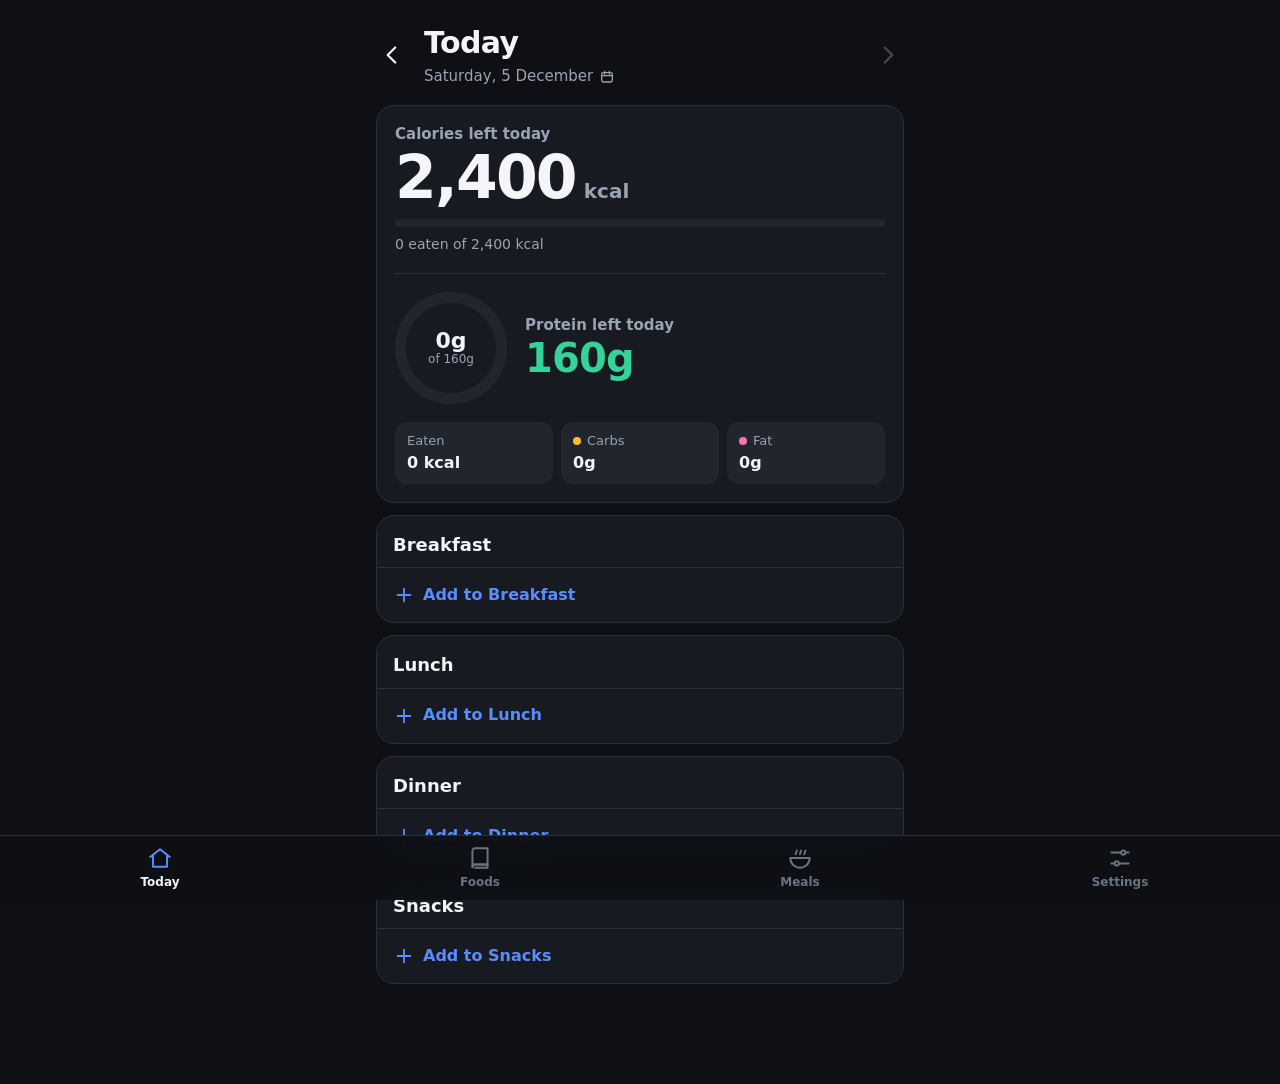
<file: index.html>
<!doctype html>
<html lang="en-IE">
<head>
  <meta charset="utf-8">
  <!-- viewport-fit=cover lets the app draw under the iPhone notch/home bar; we pad with safe-area insets in CSS. -->
  <!-- interactive-widget: on Android, the on-screen keyboard resizes the page instead of covering it. -->
  <meta name="viewport" content="width=device-width, initial-scale=1, viewport-fit=cover, interactive-widget=resizes-content">
  <title>Recomp</title>
  <meta name="description" content="A fast, offline, ad-free calorie and protein tracker built for body recomposition.">

  <!-- PWA / install metadata -->
  <link rel="manifest" href="manifest.webmanifest">
  <meta name="theme-color" content="#0e1014">
  <meta name="color-scheme" content="dark">
  <link rel="icon" href="icons/icon.svg" type="image/svg+xml">
  <link rel="apple-touch-icon" href="icons/apple-touch-icon.png">
  <!-- iOS Safari still reads these when the app is added to the home screen. -->
  <meta name="mobile-web-app-capable" content="yes">
  <meta name="apple-mobile-web-app-capable" content="yes">
  <meta name="apple-mobile-web-app-status-bar-style" content="black-translucent">
  <meta name="apple-mobile-web-app-title" content="Recomp">

  <link rel="stylesheet" href="css/tokens.css">
  <link rel="stylesheet" href="css/app.css">
  <script type="module" src="js/main.js"></script>
</head>
<body>
  <!-- Screens are rendered into #screen by js/router.js -->
  <main id="screen" class="screen" tabindex="-1"></main>

  <!-- Bottom navigation: thumb-reachable, always visible. -->
  <nav class="tabbar" aria-label="Main">
    <a href="#/today" data-tab="today">
      <svg viewBox="0 0 24 24" aria-hidden="true"><path d="M3 11l9-7 9 7"/><path d="M5.5 9.5V20h13V9.5"/></svg>
      <span>Today</span>
    </a>
    <a href="#/foods" data-tab="foods">
      <svg viewBox="0 0 24 24" aria-hidden="true"><path d="M5 5.5A2.5 2.5 0 0 1 7.5 3H19v15H7.5A2.5 2.5 0 0 0 5 20.5z"/><path d="M5 20.5A2.5 2.5 0 0 1 7.5 18H19v3H7.5"/></svg>
      <span>Foods</span>
    </a>
    <a href="#/meals" data-tab="meals">
      <svg viewBox="0 0 24 24" aria-hidden="true"><path d="M3 12h18a9 9 0 0 1-18 0z"/><path d="M8 8.5c0-1.5 1-2 1-3.5M12 8.5c0-1.5 1-2 1-3.5M16 8.5c0-1.5 1-2 1-3.5"/></svg>
      <span>Meals</span>
    </a>
    <a href="#/settings" data-tab="settings">
      <svg viewBox="0 0 24 24" aria-hidden="true"><path d="M4 7h9M17 7h3M4 17h3M11 17h9"/><circle cx="15" cy="7" r="2"/><circle cx="9" cy="17" r="2"/></svg>
      <span>Settings</span>
    </a>
  </nav>

  <div id="toast-root" aria-live="polite"></div>

  <noscript><p class="noscript">Recomp needs JavaScript enabled to run.</p></noscript>
</body>
</html>
</file>
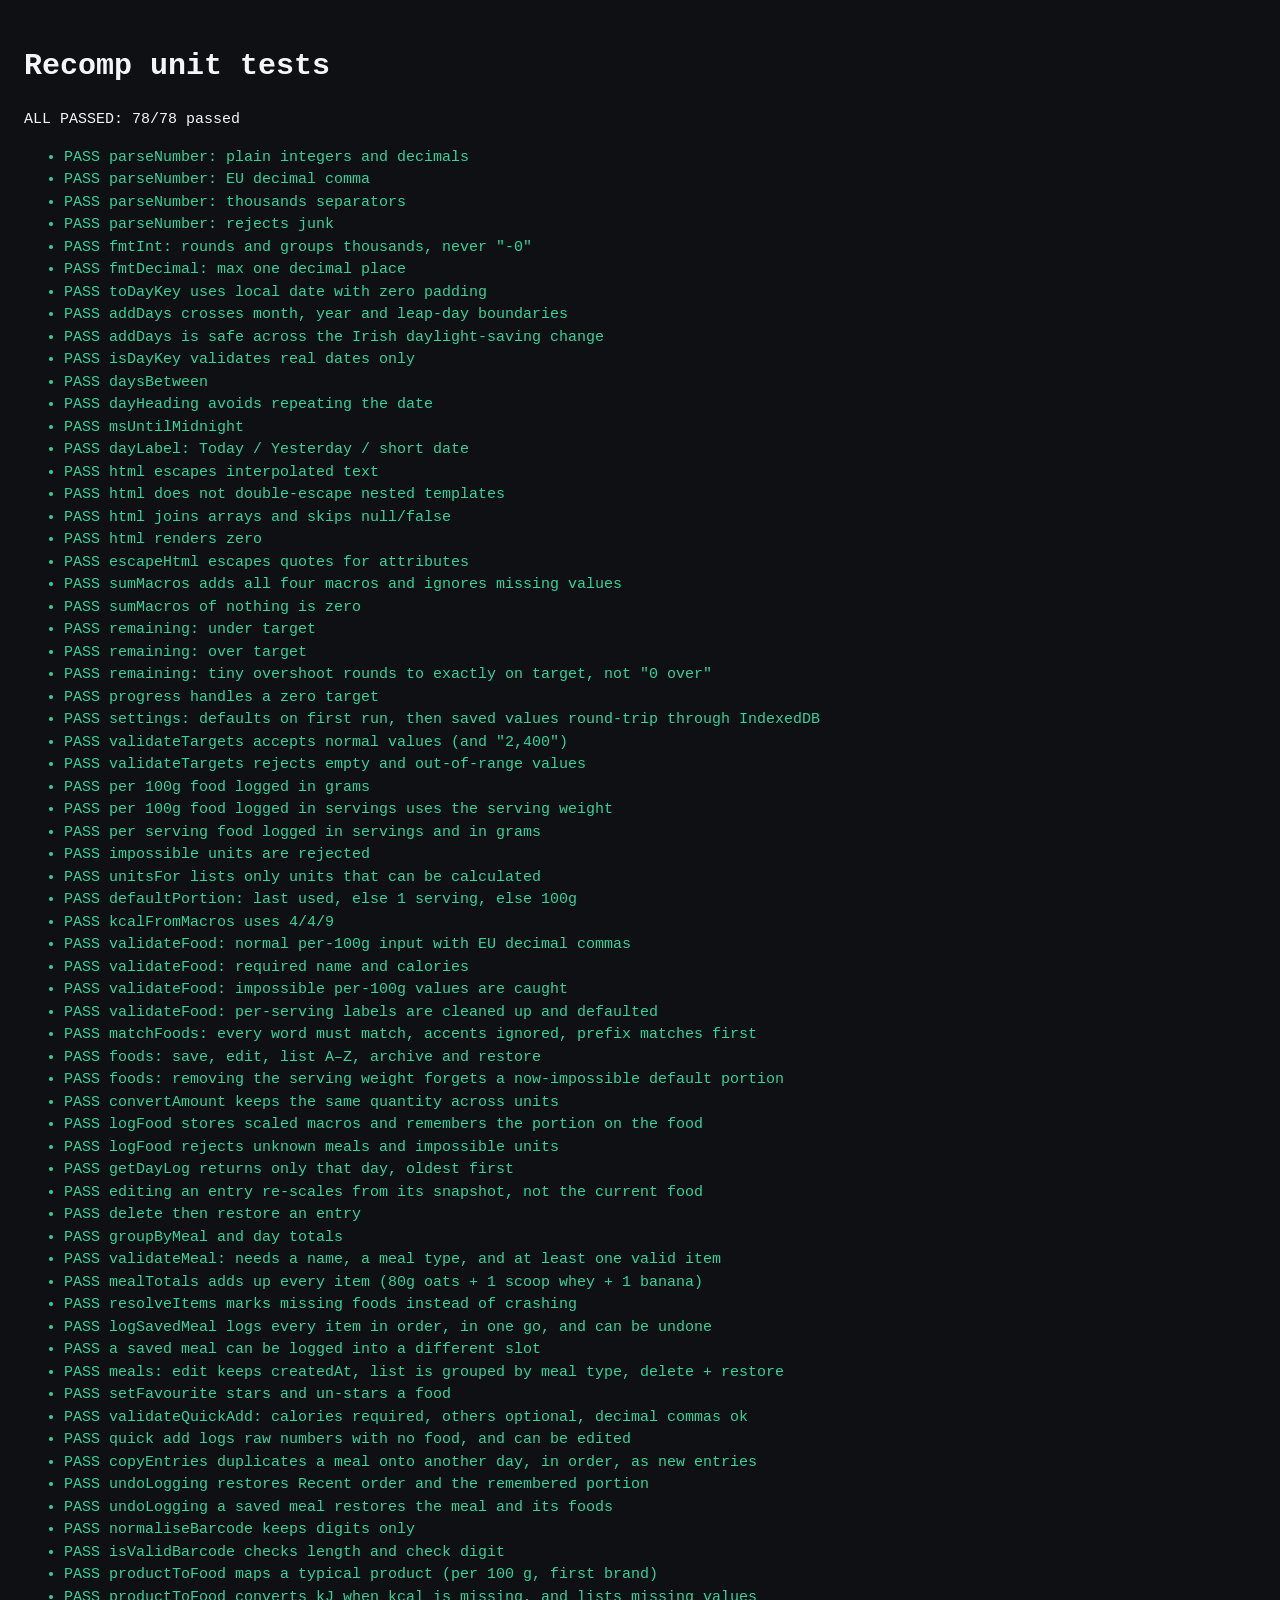
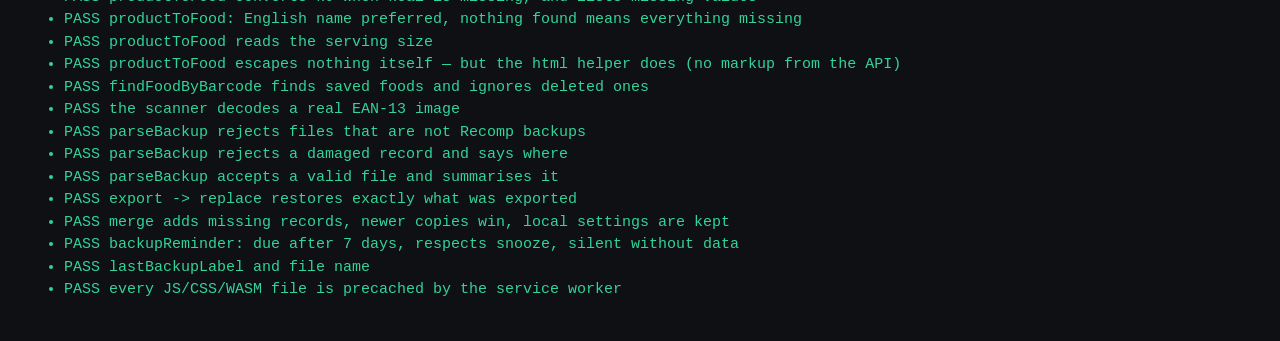
<file: tests/index.html>
<!doctype html>
<html lang="en">
<head>
  <meta charset="utf-8">
  <meta name="viewport" content="width=device-width, initial-scale=1">
  <title>Recomp tests</title>
  <style>
    body { font: 15px/1.5 ui-monospace, Consolas, monospace; background: #0e1014; color: #f3f5f8; padding: 16px; }
    .pass { color: #34d399; }
    .fail { color: #f87171; }
  </style>
</head>
<body>
  <h1>Recomp unit tests</h1>
  <p id="summary">Running…</p>
  <ul id="results"></ul>
  <script type="module" src="run.js"></script>
</body>
</html>
</file>
<file: css/tokens.css>
/*
 * Design tokens. Every colour, size and radius in the app comes from here,
 * so the whole look can be retuned (or a light theme added) in one place.
 */
:root {
  color-scheme: dark;

  /* Surfaces */
  --bg: #0e1014;
  --surface: #171a21;
  --surface-2: #21252e;
  --border: #2a2f3a;

  /* Text */
  --text: #f3f5f8;
  --text-muted: #9aa3b2;
  --text-faint: #6b7380;

  /* Meaning */
  --accent: #5b8cff;       /* primary actions */
  --accent-pressed: #4a78e6;
  --kcal: #5b8cff;
  --protein: #34d399;
  --carbs: #fbbf24;
  --fat: #f472b6;
  --warn: #fb923c;         /* over the calorie target */
  --danger: #f87171;       /* destructive actions, errors */

  /* Shape & spacing */
  --radius: 18px;
  --radius-sm: 12px;
  --gutter: 16px;
  --tap: 48px;             /* minimum tap target (WCAG / platform guidance) */
  --tabbar-h: 64px;
  --safe-top: env(safe-area-inset-top, 0px);
  --safe-bottom: env(safe-area-inset-bottom, 0px);

  /* Type */
  --font: system-ui, -apple-system, "Segoe UI", Roboto, "Helvetica Neue", sans-serif;
}
</file>
<file: css/app.css>
/*
 * App styles. Mobile-first: everything is designed for a phone held in one hand,
 * then simply centred with a max width on larger screens.
 */

/* ---------- Base ---------- */
*, *::before, *::after { box-sizing: border-box; }

html {
  -webkit-text-size-adjust: 100%;
  /* Stops the browser turning horizontal swipes into back/forward navigation;
     the Today screen uses horizontal swipes to change day. */
  overscroll-behavior-x: none;
}

body {
  margin: 0;
  background: var(--bg);
  color: var(--text);
  font: 16px/1.4 var(--font);
  -webkit-font-smoothing: antialiased;
  -webkit-tap-highlight-color: transparent;
  overscroll-behavior: none;
}

button, input, select, textarea { font: inherit; color: inherit; }
button { cursor: pointer; }
h1, h2, h3, p { margin: 0; }

:focus-visible { outline: 2px solid var(--accent); outline-offset: 2px; }

.muted { color: var(--text-muted); }
.small { font-size: 14px; }
.noscript { padding: 24px; }

/* ---------- Layout ---------- */
.screen {
  overflow-x: clip; /* never let one wide element cause sideways scrolling */
  max-width: 560px;
  min-height: 100dvh;
  margin: 0 auto;
  padding: calc(var(--safe-top) + 12px) var(--gutter) calc(var(--tabbar-h) + var(--safe-bottom) + 24px);
}
.screen:focus { outline: none; }

.view-header {
  display: flex;
  align-items: flex-end;
  justify-content: space-between;
  gap: 12px;
  margin: 8px 0 16px;
}
.view-title { font-size: 30px; font-weight: 800; letter-spacing: -0.02em; }
.view-subtitle { color: var(--text-muted); font-size: 15px; margin-top: 2px; }

.card {
  background: var(--surface);
  border: 1px solid var(--border);
  border-radius: var(--radius);
  padding: 18px;
  margin-bottom: 12px;
}
.card__title { font-size: 17px; font-weight: 700; margin-bottom: 14px; }

.empty { text-align: center; color: var(--text-muted); padding: 40px 8px; }
.empty__title { font-size: 20px; font-weight: 700; color: var(--text); margin-bottom: 6px; }
.empty__actions { display: grid; gap: 10px; margin: 24px 0 12px; }

.mt { margin-top: 10px; }
.text-protein { color: var(--protein); font-weight: 650; }

/* Hidden but still usable by scripts (e.g. the native date input behind the day picker). */
.visually-hidden {
  position: absolute;
  width: 1px;
  height: 1px;
  overflow: hidden;
  clip-path: inset(50%);
  white-space: nowrap;
}

/* Today header: ‹ [day label] [Today] › */
.day-nav {
  position: relative;
  display: flex;
  align-items: center;
  gap: 4px;
  margin: 8px -8px 16px;
}
.day-nav__label {
  display: grid;
  flex: 1;
  min-width: 0;
  padding: 2px 4px;
  background: none;
  border: 0;
  border-radius: var(--radius-sm);
  text-align: left;
}
.day-nav__label:active { background: var(--surface-2); }
.day-nav__label .view-title { overflow: hidden; text-overflow: ellipsis; white-space: nowrap; }
.day-nav__label .view-subtitle { display: flex; align-items: center; gap: 6px; white-space: nowrap; }
.day-nav__label .icon { width: 16px; height: 16px; }
.day-nav__today { min-height: 36px; padding: 0 14px; font-size: 14px; }
.icon-btn:disabled { opacity: 0.25; }
.view-header--sub { justify-content: flex-start; align-items: center; margin-left: -8px; }
.view-title--sub { font-size: 22px; }

.icon { width: 22px; height: 22px; fill: none; stroke: currentColor; stroke-width: 2; stroke-linecap: round; stroke-linejoin: round; flex: none; }
.icon-btn {
  display: inline-grid;
  place-items: center;
  width: var(--tap);
  height: var(--tap);
  padding: 0;
  background: none;
  border: 0;
  border-radius: 50%;
  color: var(--text);
}
.icon-btn:active { background: var(--surface-2); }
.icon-btn .icon { width: 26px; height: 26px; }

/* ---------- Search ---------- */
.search {
  position: sticky;
  top: calc(var(--safe-top) + 8px);
  z-index: 5;
  display: flex;
  align-items: center;
  gap: 10px;
  min-height: 52px;
  padding: 0 14px;
  margin-bottom: 12px;
  background: var(--surface-2);
  border: 1px solid var(--border);
  border-radius: var(--radius-sm);
  color: var(--text-muted);
  box-shadow: 0 -12px 0 var(--bg); /* hides content scrolling under the gap above */
}
.search:focus-within { border-color: var(--accent); }
.search input { flex: 1; min-width: 0; height: 50px; background: none; border: 0; outline: none; font-size: 17px; color: var(--text); }
.search input::-webkit-search-cancel-button { filter: invert(0.7); }

/* ---------- Lists ---------- */
.list { list-style: none; margin: 0; padding: 0; background: var(--surface); border: 1px solid var(--border); border-radius: var(--radius); overflow: hidden; }
.list > li + li { border-top: 1px solid var(--border); }
.list__empty { padding: 20px 16px; color: var(--text-muted); }
.list__empty a { color: var(--accent); font-weight: 600; }

.row {
  display: flex;
  align-items: center;
  gap: 12px;
  min-height: 64px;
  padding: 10px 16px;
  color: inherit;
  text-decoration: none;
}
.row:active { background: var(--surface-2); }
.row__main { display: grid; gap: 2px; flex: 1; min-width: 0; }
.row__title { font-weight: 650; overflow: hidden; text-overflow: ellipsis; white-space: nowrap; }
.row__meta { font-size: 13px; color: var(--text-muted); overflow: hidden; text-overflow: ellipsis; white-space: nowrap; }
.row__side { display: grid; justify-items: end; line-height: 1.15; font-variant-numeric: tabular-nums; }
.row__side small { font-size: 12px; color: var(--text-muted); }

/* ---------- Segmented control (styled radio buttons) ---------- */
.segmented {
  display: grid;
  grid-auto-flow: column;
  grid-auto-columns: 1fr;
  gap: 4px;
  padding: 4px;
  margin-bottom: 18px;
  background: var(--surface-2);
  border-radius: var(--radius-sm);
}
.segmented input { position: absolute; opacity: 0; pointer-events: none; }
.segmented span {
  display: grid;
  place-items: center;
  min-height: 44px;
  padding: 0 8px;
  border-radius: 9px;
  color: var(--text-muted);
  font-weight: 650;
  font-size: 15px;
  text-align: center;
  transition: background-color 0.15s ease, color 0.15s ease;
}
.segmented input:checked + span { background: var(--accent); color: #fff; }
.segmented input:focus-visible + span { outline: 2px solid var(--accent); outline-offset: 2px; }

.grid-2 { display: grid; grid-template-columns: minmax(0, 1fr) minmax(0, 1fr); gap: 0 12px; }

.notice {
  margin-top: 2px;
  padding: 10px 12px;
  border-radius: var(--radius-sm);
  background: rgba(251, 146, 60, 0.12);
  color: var(--warn);
  font-size: 14px;
}
.notice[hidden] { display: none; }

/* ---------- "Check the maths" calculator ---------- */
.calc { display: grid; grid-template-columns: minmax(0, 1fr) minmax(0, 1.4fr); gap: 10px; }
.input-wrap select {
  flex: 1;
  min-width: 0;
  height: 52px;
  background: none;
  border: 0;
  outline: none;
  font-size: 17px;
  color: var(--text);
}
.input-wrap select option { background: var(--surface-2); }
.calc__result { margin-top: 12px; line-height: 1.6; color: var(--text-muted); }
.calc__result b { color: var(--text); }
.calc__result .text-protein { color: var(--protein); }
.calc__portion { display: block; color: var(--text-muted); }

/* ---------- Bottom navigation ---------- */
.tabbar {
  position: fixed;
  inset: auto 0 0 0;
  z-index: 20;
  display: grid;
  grid-template-columns: repeat(4, 1fr);
  padding-bottom: var(--safe-bottom);
  background: rgba(14, 16, 20, 0.92);
  -webkit-backdrop-filter: blur(14px);
  backdrop-filter: blur(14px);
  border-top: 1px solid var(--border);
}
.tabbar a {
  display: flex;
  flex-direction: column;
  align-items: center;
  justify-content: center;
  gap: 3px;
  min-height: var(--tabbar-h);
  color: var(--text-faint);
  font-size: 12px;
  font-weight: 600;
  text-decoration: none;
}
.tabbar a[aria-current="page"] { color: var(--text); }
.tabbar a[aria-current="page"] svg { stroke: var(--accent); }
.tabbar svg {
  width: 26px;
  height: 26px;
  fill: none;
  stroke: currentColor;
  stroke-width: 1.8;
  stroke-linecap: round;
  stroke-linejoin: round;
}

/* ---------- Buttons ---------- */
.btn {
  display: inline-flex;
  align-items: center;
  justify-content: center;
  gap: 8px;
  min-height: var(--tap);
  padding: 0 20px;
  border: 0;
  border-radius: var(--radius-sm);
  background: var(--surface-2);
  color: var(--text);
  font-weight: 650;
  text-decoration: none;
  transition: transform 0.08s ease, background-color 0.15s ease;
}
.btn:active { transform: scale(0.98); }
.btn--primary { background: var(--accent); color: #fff; }
.btn--primary:active { background: var(--accent-pressed); }
.btn--danger { background: transparent; color: var(--danger); border: 1px solid var(--border); }
.btn--block { width: 100%; min-height: 52px; font-size: 17px; }
.btn--pill { min-height: 44px; padding: 0 16px 0 12px; border-radius: 999px; }
.btn .icon { width: 20px; height: 20px; }

/* ---------- Form fields ---------- */
.field { display: grid; gap: 6px; min-width: 0; margin-bottom: 14px; }
.field__label { font-size: 14px; font-weight: 600; color: var(--text-muted); }
.field__hint { font-size: 13px; color: var(--text-faint); }
.field__error { font-size: 14px; color: var(--danger); }
.field__error:empty { display: none; }
.form-note { margin: -2px 0 18px; font-size: 14px; color: var(--text-muted); }

.input-wrap {
  display: flex;
  align-items: center;
  gap: 8px;
  min-width: 0;
  min-height: 54px;
  padding: 0 14px;
  background: var(--surface-2);
  border: 1px solid var(--border);
  border-radius: var(--radius-sm);
  transition: border-color 0.15s ease;
}
.input-wrap:focus-within { border-color: var(--accent); }
.input-wrap.is-invalid { border-color: var(--danger); }
.input-wrap input {
  flex: 1;
  min-width: 0;
  height: 52px;
  padding: 0;
  background: none;
  border: 0;
  outline: none;
  font-size: 18px; /* >= 16px stops iOS zooming in on focus */
}
.input-wrap__suffix { color: var(--text-muted); font-weight: 600; }

/* ---------- Key/value list ---------- */
.kv { margin: 0; }
.kv > div {
  display: flex;
  justify-content: space-between;
  gap: 12px;
  padding: 12px 0;
  border-top: 1px solid var(--border);
}
.kv > div:first-child { border-top: 0; padding-top: 0; }
.kv dt { color: var(--text-muted); }
.kv dd { margin: 0; font-weight: 600; text-align: right; }

/* ---------- Progress ring & bar ---------- */
.ring { position: relative; flex: none; }
.ring svg { display: block; }
.ring circle { fill: none; }
.ring__track { stroke: var(--surface-2); }
.ring__arc { transition: stroke-dashoffset 0.6s ease; }
.ring__center {
  position: absolute;
  inset: 0;
  display: grid;
  place-content: center;
  text-align: center;
  line-height: 1.1;
}
.ring__value { font-size: 22px; font-weight: 800; font-variant-numeric: tabular-nums; }
.ring__caption { font-size: 12px; color: var(--text-muted); }

.bar { height: 8px; overflow: hidden; background: var(--surface-2); border-radius: 999px; }
.bar__fill { height: 100%; background: var(--kcal); border-radius: inherit; transition: width 0.6s ease; }

/* ---------- Daily summary card ---------- */
.summary__label { font-size: 15px; font-weight: 600; color: var(--text-muted); }
.summary__big {
  display: flex;
  align-items: baseline;
  gap: 8px;
  margin: 2px 0 12px;
  font-size: 60px;
  font-weight: 800;
  line-height: 1;
  letter-spacing: -0.03em;
  font-variant-numeric: tabular-nums;
}
.summary__unit { font-size: 20px; font-weight: 650; letter-spacing: 0; color: var(--text-muted); }
.summary__sub { margin-top: 8px; font-size: 14px; color: var(--text-muted); }
.is-over .summary__label,
.is-over .summary__big,
.is-over .summary__unit { color: var(--warn); }
.is-over .bar__fill { background: var(--warn); }

.summary__protein {
  display: flex;
  align-items: center;
  gap: 18px;
  margin-top: 18px;
  padding-top: 18px;
  border-top: 1px solid var(--border);
}
.summary__protein-left {
  font-size: 40px;
  font-weight: 800;
  line-height: 1.1;
  letter-spacing: -0.02em;
  color: var(--protein);
  font-variant-numeric: tabular-nums;
}

.summary__macros {
  display: grid;
  grid-template-columns: repeat(3, 1fr);
  gap: 8px;
  margin: 18px 0 0;
}
.summary__macros > div { padding: 10px 12px; background: var(--surface-2); border-radius: var(--radius-sm); }
.summary__macros dt { display: flex; align-items: center; gap: 6px; font-size: 13px; color: var(--text-muted); }
.summary__macros dd { margin: 2px 0 0; font-weight: 700; font-variant-numeric: tabular-nums; }

.dot { display: inline-block; width: 8px; height: 8px; border-radius: 50%; }
.dot--carbs { background: var(--carbs); }
.dot--fat { background: var(--fat); }
.dot--protein { background: var(--protein); }

/* ---------- Meal cards (Today) ---------- */
.meal { padding: 0; overflow: hidden; }
.meal__header {
  display: flex;
  align-items: baseline;
  justify-content: space-between;
  gap: 12px;
  padding: 16px 16px 10px;
}
.meal__title { font-size: 18px; font-weight: 750; }
.meal__totals { font-size: 14px; color: var(--text-muted); font-variant-numeric: tabular-nums; white-space: nowrap; }
.meal__entries { list-style: none; margin: 0; padding: 0; border-top: 1px solid var(--border); }
.meal__entries > li + li { border-top: 1px solid var(--border); }
.meal__footer { display: flex; align-items: stretch; border-top: 1px solid var(--border); }
.meal__add, .meal__save {
  display: flex;
  align-items: center;
  gap: 8px;
  min-height: 54px;
  padding: 0 16px;
  color: var(--accent);
  font-weight: 650;
  text-decoration: none;
}
.meal__add { flex: 1; }
.meal__save { color: var(--text-muted); font-size: 14px; font-weight: 600; }
.meal__add:active, .meal__save:active { background: var(--surface-2); }

/* A .row that is a <button> (tap to edit) */
.row--button { width: 100%; background: none; border: 0; text-align: left; }
.row__side small.text-protein { color: var(--protein); }

/* ---------- Food picker (Add screen) ---------- */
.pick { display: flex; align-items: center; transition: background-color 0.3s ease; }
.pick.is-added { background: rgba(52, 211, 153, 0.12); }
.pick__main {
  display: grid;
  gap: 2px;
  flex: 1;
  min-width: 0;
  min-height: 64px;
  padding: 10px 8px 10px 16px;
  background: none;
  border: 0;
  text-align: left;
}
.pick__main:active { background: var(--surface-2); }
.pick__add {
  display: grid;
  place-items: center;
  flex: none;
  width: 48px;
  height: 48px;
  margin-right: 10px;
  padding: 0;
  border: 0;
  border-radius: 50%;
  background: var(--accent);
  color: #fff;
  transition: transform 0.08s ease, background-color 0.2s ease;
}
.pick__add:active { transform: scale(0.92); }
.pick.is-added .pick__add { background: var(--protein); color: #0e1014; }
.pick__add .icon { width: 24px; height: 24px; stroke-width: 2.4; }

/* Section headings between lists (Add screen, Meals tab) */
.list-heading {
  margin: 20px 4px 8px;
  font-size: 13px;
  font-weight: 700;
  letter-spacing: 0.04em;
  text-transform: uppercase;
  color: var(--text-muted);
}
.list-heading:first-child { margin-top: 4px; }
.more summary { cursor: pointer; list-style: none; display: flex; align-items: center; min-height: var(--tap); margin-bottom: 0; }
.more summary::-webkit-details-marker { display: none; }
.more summary::after { content: '▾'; margin-left: 8px; }
.more[open] summary::after { content: '▴'; }


.tag {
  flex: none;
  padding: 2px 8px;
  border-radius: 999px;
  background: var(--surface-2);
  color: var(--text-muted);
  font-size: 12px;
  font-weight: 600;
}
.text-danger { color: var(--danger); }

/* ---------- Meal editor items ---------- */
.fieldset { margin: 0; padding: 0; border: 0; min-width: 0; }
.fieldset legend { margin-bottom: 6px; padding: 0; }
.items { list-style: none; margin: 0 -18px 12px; padding: 0; border-top: 1px solid var(--border); }
.item { padding: 12px 18px; border-bottom: 1px solid var(--border); }
.items__empty { padding: 16px 18px; color: var(--text-muted); border-bottom: 1px solid var(--border); }
.item__head { display: flex; align-items: center; gap: 8px; min-width: 0; }
.item__head .row__title { flex: 1; min-width: 0; }
.item__remove { width: 40px; height: 40px; margin: -8px -10px -8px 0; color: var(--text-muted); }
.item__remove .icon { width: 20px; height: 20px; }
.item__controls {
  display: grid;
  grid-template-columns: minmax(0, 0.8fr) minmax(0, 1.3fr) minmax(0, 0.9fr);
  gap: 8px;
  align-items: center;
  margin-top: 8px;
}
.input-wrap--compact { min-height: 46px; padding: 0 10px; }
.input-wrap--compact input, .input-wrap--compact select { height: 44px; font-size: 16px; }
.item__macros { font-size: 13px; line-height: 1.3; text-align: right; font-variant-numeric: tabular-nums; }
.meal-total { margin: 4px 4px 14px; line-height: 1.6; color: var(--text-muted); }
.meal-total b { color: var(--text); }
.meal-total .text-protein { color: var(--protein); }

/* Meal preview sheet */
.preview-items { list-style: none; margin: 0 0 8px; padding: 0; }
.preview-items li {
  display: flex;
  justify-content: space-between;
  gap: 12px;
  padding: 10px 0;
  border-bottom: 1px solid var(--border);
  font-variant-numeric: tabular-nums;
}

/* ---------- Favourites ---------- */
.food-row { display: flex; align-items: center; }
.food-row .row { flex: 1; min-width: 0; padding-right: 4px; }
.fav-btn {
  flex: none;
  width: var(--tap);
  height: var(--tap);
  margin-right: 6px;
  padding: 0;
  background: none;
  border: 0;
  border-radius: 50%;
  color: var(--text-faint);
  font-size: 24px;
  line-height: 1;
}
.fav-btn.is-on { color: var(--carbs); }
.fav-btn:active { background: var(--surface-2); }
.star { color: var(--carbs); }

/* On/off switch (styled checkbox) */
.switch { display: flex; align-items: center; gap: 12px; min-height: var(--tap); cursor: pointer; }
.switch input { position: absolute; opacity: 0; pointer-events: none; }
.switch__track {
  position: relative;
  flex: none;
  width: 48px;
  height: 28px;
  border-radius: 999px;
  background: var(--surface-2);
  border: 1px solid var(--border);
  transition: background-color 0.15s ease;
}
.switch__track::after {
  content: '';
  position: absolute;
  top: 3px;
  left: 3px;
  width: 20px;
  height: 20px;
  border-radius: 50%;
  background: var(--text-muted);
  transition: transform 0.15s ease, background-color 0.15s ease;
}
.switch input:checked + .switch__track { background: var(--carbs); border-color: var(--carbs); }
.switch input:checked + .switch__track::after { transform: translateX(20px); background: #0e1014; }
.switch input:focus-visible + .switch__track { outline: 2px solid var(--accent); outline-offset: 2px; }

/* ---------- Add screen tools: search + Quick add ---------- */
.add-tools {
  position: sticky;
  top: calc(var(--safe-top) + 8px);
  z-index: 5;
  display: flex;
  gap: 8px;
  margin-bottom: 4px;
  background: var(--bg);
  box-shadow: 0 -12px 0 var(--bg);
}
.add-tools .search { position: static; flex: 1; min-width: 0; margin: 0; box-shadow: none; }
.add-tools__quick { flex: none; min-height: 54px; padding: 0 14px; }
.add-tools__quick .icon { color: var(--carbs); }

.meal__copy { background: none; border: 0; color: var(--accent); }
.add-tools__icon { flex: none; width: 54px; min-height: 54px; padding: 0; }
.add-tools__icon .icon { width: 24px; height: 24px; }
.header-actions { display: flex; gap: 8px; }

/* ---------- Barcode scanner ---------- */
.scanner {
  position: relative;
  overflow: hidden;
  aspect-ratio: 4 / 3;
  margin-bottom: 12px;
  border-radius: var(--radius);
  background: #000;
}
.scanner__video { width: 100%; height: 100%; object-fit: cover; display: block; }
/* Aiming box: wide and short, the shape of a barcode. */
.scanner__frame {
  position: absolute;
  inset: 30% 12%;
  border: 3px solid rgba(255, 255, 255, 0.9);
  border-radius: 14px;
  box-shadow: 0 0 0 999px rgba(0, 0, 0, 0.35);
}
.scanner[data-state="scanning"] .scanner__frame::after {
  content: '';
  position: absolute;
  left: 8%;
  right: 8%;
  top: 50%;
  height: 2px;
  background: var(--danger);
  animation: scan-line 1.6s ease-in-out infinite alternate;
}
@keyframes scan-line { from { transform: translateY(-28px); } to { transform: translateY(28px); } }
.scanner[data-state="error"] .scanner__frame { display: none; }
.scanner[data-state="busy"] .scanner__frame { opacity: 0.25; }
.scanner__status {
  position: absolute;
  left: 12px;
  right: 12px;
  bottom: 12px;
  padding: 8px 12px;
  border-radius: 10px;
  background: rgba(0, 0, 0, 0.65);
  color: #fff;
  font-size: 14px;
  text-align: center;
}
.scanner[data-state="error"] .scanner__status,
.scanner[data-state="busy"] .scanner__status { top: 50%; bottom: auto; transform: translateY(-50%); font-size: 15px; }
.scanner__actions {
  position: absolute;
  left: 12px;
  right: 12px;
  bottom: 12px;
  display: flex;
  gap: 8px;
}
.scanner__actions .btn { flex: 1; }
.scanner[data-state="error"] .scanner__status { top: 38%; }
.manual__row { display: grid; grid-template-columns: minmax(0, 1fr) auto; gap: 8px; }
.manual__row .btn { min-height: 54px; }
.center { text-align: center; }

/* Weekly backup reminder on Today */
.reminder {
  display: grid;
  gap: 12px;
  margin-bottom: 12px;
  padding: 14px 16px;
  border-radius: var(--radius);
  background: rgba(251, 191, 36, 0.1);
  border: 1px solid rgba(251, 191, 36, 0.35);
  font-size: 14px;
}
.reminder b { font-size: 16px; }
.reminder__actions { display: grid; grid-template-columns: 2fr 1fr; gap: 8px; }

.stack { display: grid; gap: 10px; }
.kv--compact { margin: 6px 0 14px; }

/* Info banner (e.g. "Found on Open Food Facts") */
.banner {
  display: grid;
  gap: 6px;
  margin-bottom: 12px;
  padding: 14px 16px;
  border-radius: var(--radius-sm);
  background: rgba(91, 140, 255, 0.12);
  border: 1px solid rgba(91, 140, 255, 0.35);
  font-size: 14px;
}
.banner__warn { color: var(--warn); font-weight: 600; }
.banner__code { color: var(--text-muted); font-size: 13px; font-variant-numeric: tabular-nums; }

/* Search inside a sheet: stick to the top of the sheet, not the page. */
.search--sheet { top: 0; box-shadow: 0 -12px 0 var(--surface); }

/* Leave room for the action bar on screens that have one. */
.view:has(.action-bar) { padding-bottom: 80px; }

/* Bar pinned above the tab bar (e.g. "2 added · Done") */
.action-bar {
  position: fixed;
  left: 0;
  right: 0;
  bottom: calc(var(--tabbar-h) + var(--safe-bottom));
  z-index: 15;
  display: flex;
  align-items: center;
  gap: 12px;
  max-width: 560px;
  margin: 0 auto;
  padding: 10px var(--gutter);
  background: var(--bg);
  border-top: 1px solid var(--border);
}
.action-bar__text { flex: 1; min-width: 0; font-size: 14px; color: var(--text-muted); }
.action-bar__text b { color: var(--text); }
.action-bar .btn { min-width: 96px; }
body:has(.action-bar) #toast-root { bottom: calc(var(--tabbar-h) + var(--safe-bottom) + 80px); }

/* ---------- Bottom sheet (<dialog>) ---------- */
.sheet {
  width: 100%;
  max-width: 560px;
  max-height: 90dvh;
  margin: auto auto 0;
  padding: 0;
  border: 0;
  border-radius: 22px 22px 0 0;
  background: var(--surface);
  color: var(--text);
  overflow-y: auto;
  overscroll-behavior: contain;
}
.sheet[open] { animation: sheet-up 0.22s ease-out; }
.sheet::backdrop { background: rgba(0, 0, 0, 0.55); }
.sheet__body { padding: 10px 18px calc(18px + var(--safe-bottom)); }
.sheet__handle { width: 40px; height: 5px; margin: 0 auto 14px; border-radius: 3px; background: var(--border); }
.sheet__title { font-size: 21px; font-weight: 750; }
.sheet__subtitle { margin: 2px 0 16px; color: var(--text-muted); font-size: 14px; }
.sheet .calc__result { margin-bottom: 16px; }
.portion .calc__result { min-height: 3.2em; }
@keyframes sheet-up { from { transform: translateY(40px); opacity: 0.4; } }

.segmented--small span { min-height: 40px; font-size: 14px; padding: 0 4px; }

/* ---------- Toast ---------- */
#toast-root {
  position: fixed;
  left: var(--gutter);
  right: var(--gutter);
  bottom: calc(var(--tabbar-h) + var(--safe-bottom) + 12px);
  z-index: 50;
  display: flex;
  justify-content: center;
  pointer-events: none;
}
.toast {
  display: flex;
  align-items: center;
  gap: 12px;
  width: 100%;
  max-width: 480px;
  min-height: var(--tap);
  padding: 6px 8px 6px 16px;
  background: #2c3240;
  border-radius: var(--radius-sm);
  box-shadow: 0 10px 30px rgba(0, 0, 0, 0.45);
  pointer-events: auto;
  animation: toast-in 0.2s ease-out;
}
.toast__message { flex: 1; }
.toast__action {
  min-height: 40px;
  padding: 0 12px;
  background: none;
  border: 0;
  color: var(--accent);
  font-weight: 700;
}
@keyframes toast-in { from { opacity: 0; transform: translateY(8px); } }

@media (prefers-reduced-motion: reduce) {
  *, *::before, *::after { animation: none !important; transition: none !important; }
}
</file>
